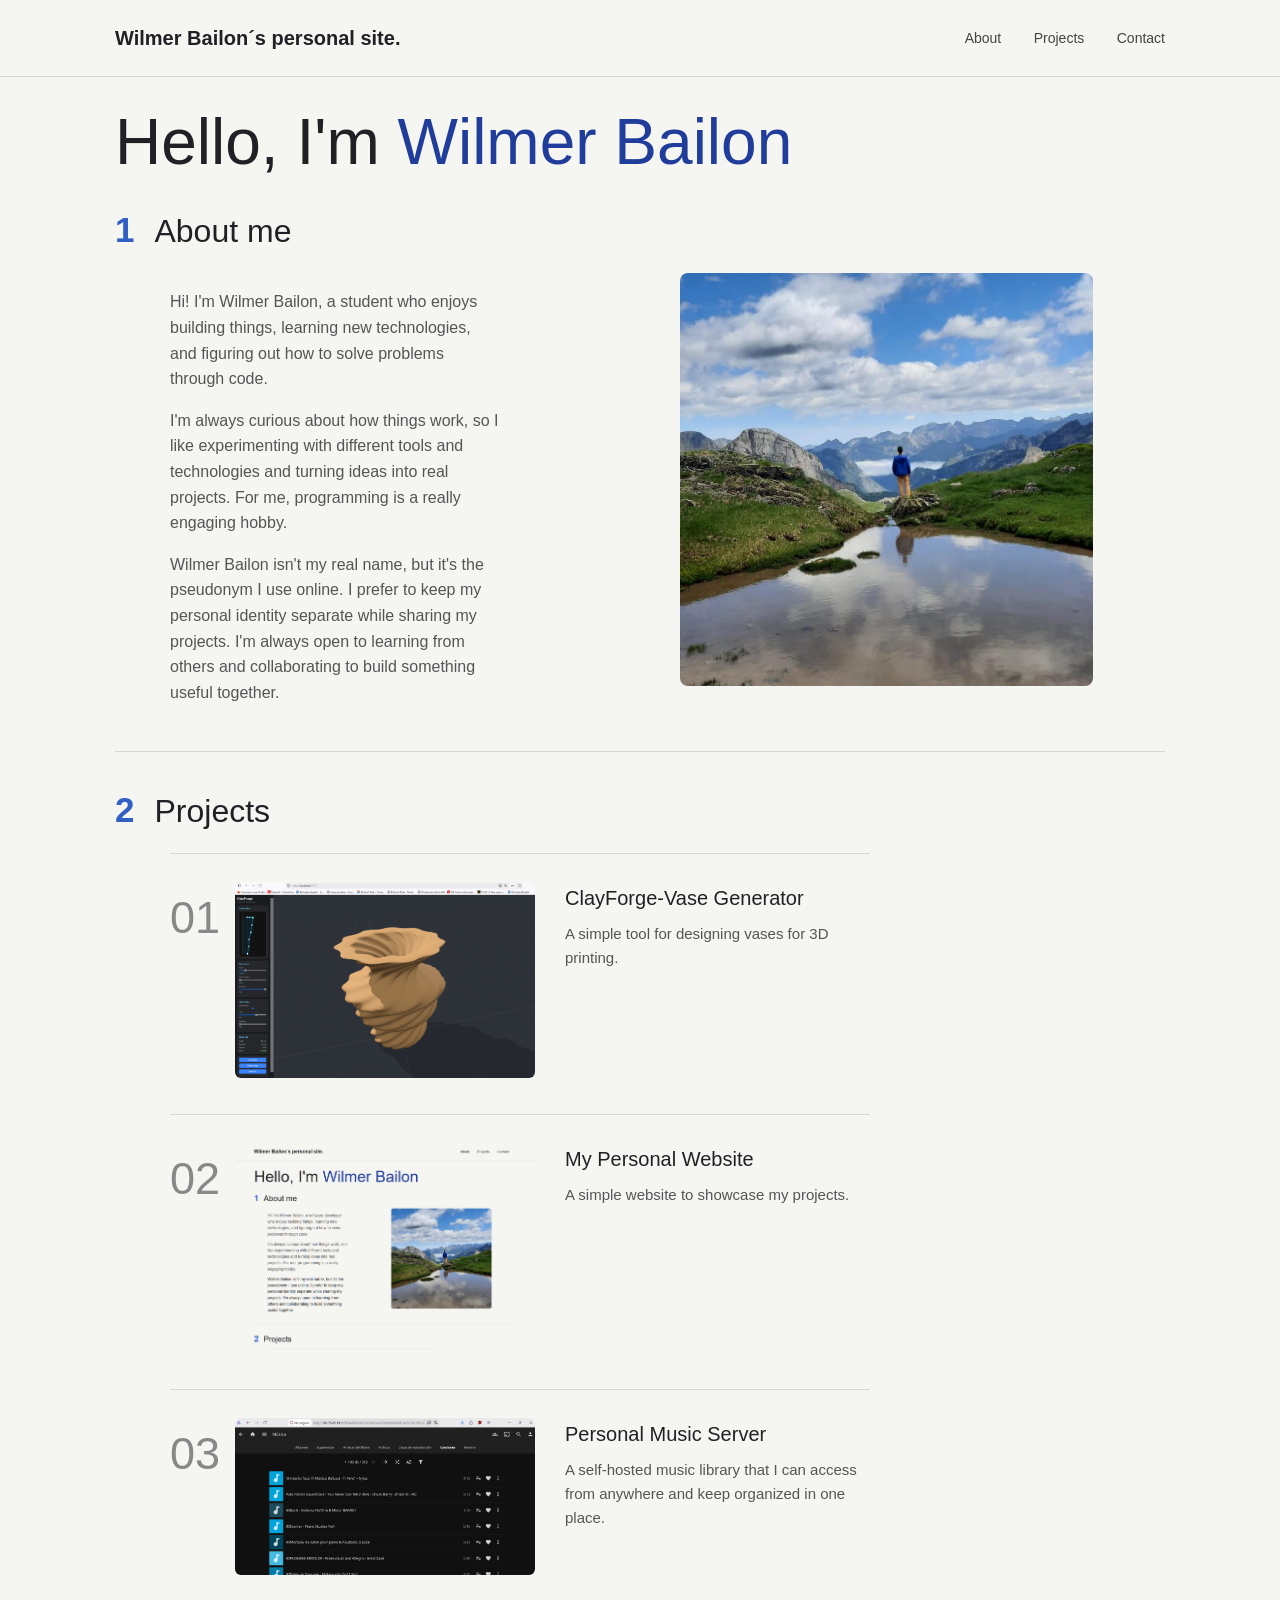
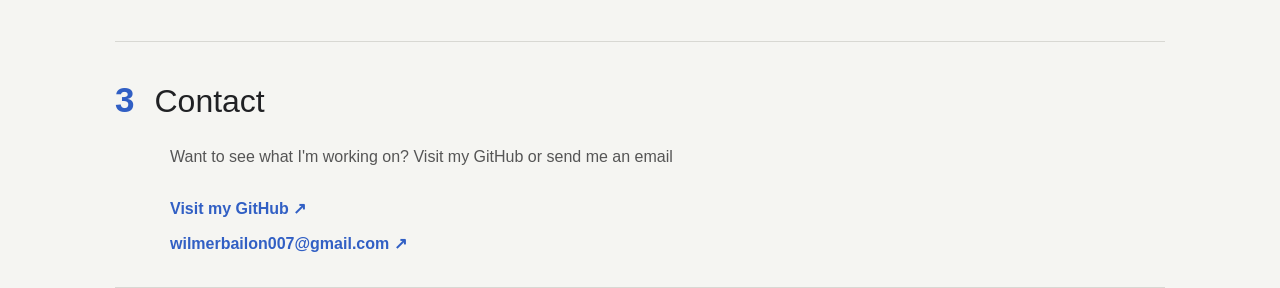
<file: index.html>
<!DOCTYPE html>
<html lang="en">

<head>
    <meta charset="UTF-8">
    <meta name="viewport" content="width=device-width, initial-scale=1.0">

    <title>Wilmer Bailon</title>

    <link rel="stylesheet" href="style.css">
</head>

<body>

    <header>
        <div class="header-content">

            <a class="logo" href="#">Wilmer Bailon´s personal site.</a>

            <nav>
                <a href="#about">About</a>
                <a href="#projects">Projects</a>
                <a href="#contact">Contact</a>
            </nav>

        </div>
    </header>


    <main>

        <section id="about">
            <h1 class="about-title">Hello, I'm <span>Wilmer Bailon</span></h1>
            <div class="section-heading">
                <span>1</span>
                <h2>About me</h2>
            </div>

            <div class="section-content about-layout">
                <div class="about-image">
                    <img src="images/Aboutme1.png" alt="Wilmer Bailon">
                </div>
                <div class="about-text">
                    <p>
                        Hi! I'm Wilmer Bailon, a student who enjoys building things, learning new technologies, and figuring out how to solve problems through code.                   
                    </p>
                    <p>
                        I'm always curious about how things work, so I like experimenting with different tools and technologies and turning ideas into real projects. For me, programming is a really engaging hobby.
                    </p>
                    <p>
                        Wilmer Bailon isn't my real name, but it's the pseudonym I use online. I prefer to keep my personal identity separate while sharing my projects. I'm always open to learning from others and collaborating to build something useful together.
                    </p>
                </div>
            </div>

        </section>


        <section id="projects">
            <div class="section-heading">
                <span>2</span>
                <h2>Projects</h2>
            </div>

            <div class="section-content">

                <a href="project-1.html" class="project-link" target="_blank">
                    <article class="project">

                        <div class="project-number">
                            01
                        </div>

                        <div class="project-image">
                            <img src="images/Clayforge-image2.png" alt="Personal Website">
                        </div>

                        <div class="project-info">

                            <h3>ClayForge-Vase Generator</h3>

                            <p>
                                A simple tool for designing vases for 3D printing.
                            </p>
                        </div>

                    </article>
                </a>

                <a href="project-2.html" class="project-link" target="_blank">
                    <article class="project">

                        <div class="project-number">
                            02
                        </div>

                        <div class="project-image">
                            <img src="images/Mypersonalwebsite.png" alt="Personal Website">
                        </div>

                        <div class="project-info">

                            <h3>My Personal Website</h3>

                            <p>
                                A simple website to showcase my projects.
                            </p>
                        
                        </div>

                    </article>
                </a>

                <a href="project-3.html" class="project-link" target="_blank">
                    <article class="project">

                        <div class="project-number">
                            03
                        </div>

                        <div class="project-image">
                            <img src="images/Servermusic.png" alt="Personal Music Server">
                        </div>

                        <div class="project-info">

                            <h3>Personal Music Server</h3>

                            <p>
                                A self-hosted music library that I can access from anywhere and keep organized in one place.
                            </p>

                        </div>

                    </article>
                </a>

            </div>

        </section>


        <section id="contact">

            <div class="section-heading">
                <span>3</span>
                <h2>Contact</h2>
            </div>

            <div class="section-content contact-content">

                <p>
                    Want to see what I'm working on? Visit my GitHub or send me an email 
                </p>
                <a class="github-link" href="https://github.com/w7714218-sys/" target="_blank">
                    Visit my GitHub ↗
                </a>
                <br>
                <a class="email-link" href="mailto:wilmerbailon007@gmail.com">
                    wilmerbailon007@gmail.com ↗
                </a>

            </div>

        </section>

    </main>
</body>

</html>
</file>
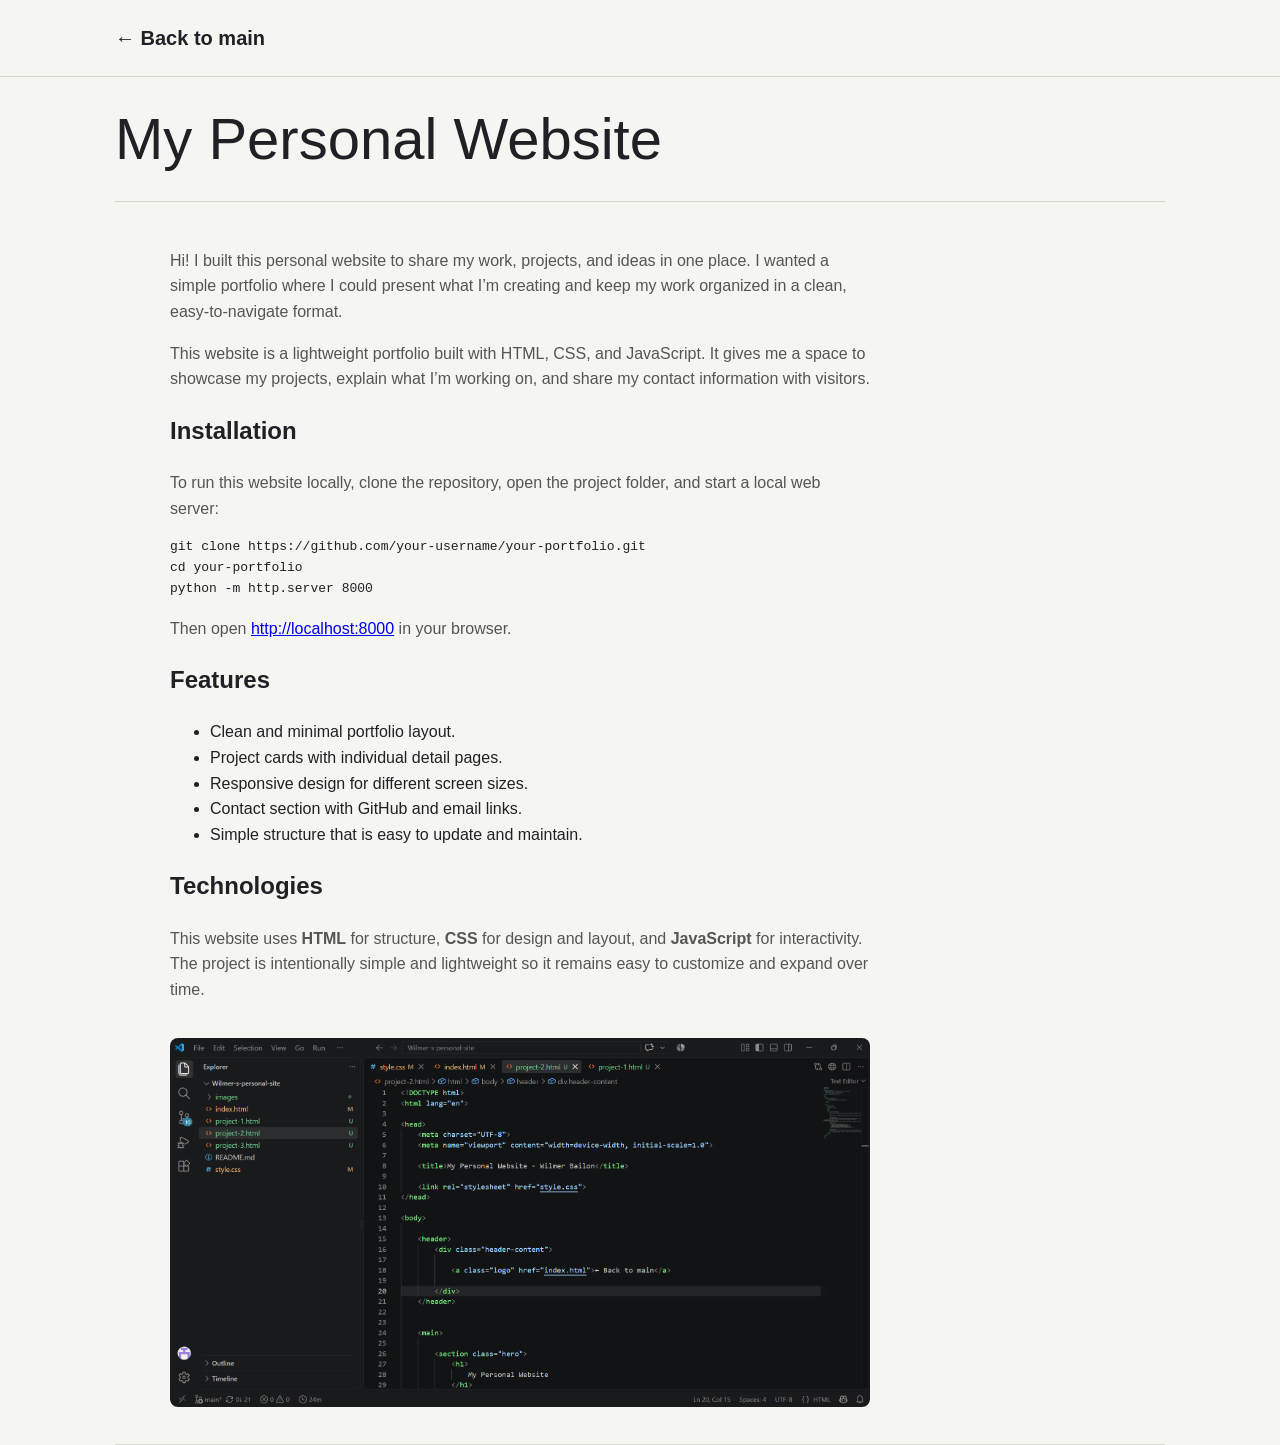
<file: project-2.html>
<!DOCTYPE html>
<html lang="en">

<head>
    <meta charset="UTF-8">
    <meta name="viewport" content="width=device-width, initial-scale=1.0">

    <title>My Personal Website - Wilmer Bailon</title>

    <link rel="stylesheet" href="style.css">
</head>

<body>

    <header>
        <div class="header-content">

            <a class="logo" href="index.html">← Back to main</a>

        </div>
    </header>


    <main>

        <section class="hero">
            <h1>
                My Personal Website
            </h1>
        </section>

        <section>

            <div class="section-content">
                <p>
                    Hi! I built this personal website to share my work, projects, and ideas in one place. I wanted a simple portfolio where I could present what I’m creating and keep my work organized in a clean, easy-to-navigate format.
                </p>
                <p>
                    This website is a lightweight portfolio built with HTML, CSS, and JavaScript. It gives me a space to showcase my projects, explain what I’m working on, and share my contact information with visitors.
                </p>

                <h2>Installation</h2>
                <p>To run this website locally, clone the repository, open the project folder, and start a local web server:</p>
                <pre><code>git clone https://github.com/your-username/your-portfolio.git
cd your-portfolio
python -m http.server 8000</code></pre>
                <p>Then open <a href="http://localhost:8000" target="_blank" rel="noopener noreferrer">http://localhost:8000</a> in your browser.</p>

                <h2>Features</h2>
                <ul>
                    <li>Clean and minimal portfolio layout.</li>
                    <li>Project cards with individual detail pages.</li>
                    <li>Responsive design for different screen sizes.</li>
                    <li>Contact section with GitHub and email links.</li>
                    <li>Simple structure that is easy to update and maintain.</li>
                </ul>

                <h2>Technologies</h2>
                <p>This website uses <strong>HTML</strong> for structure, <strong>CSS</strong> for design and layout, and <strong>JavaScript</strong> for interactivity. The project is intentionally simple and lightweight so it remains easy to customize and expand over time.</p>

                <img src="images/Code-MYpersonalwebsite.png" alt="Personal website preview" style="width: 100%; max-width: 800px; border-radius: 8px; margin-top: 20px;">
            </div>

        </section>

    </main>
</body>

</html>
</file>
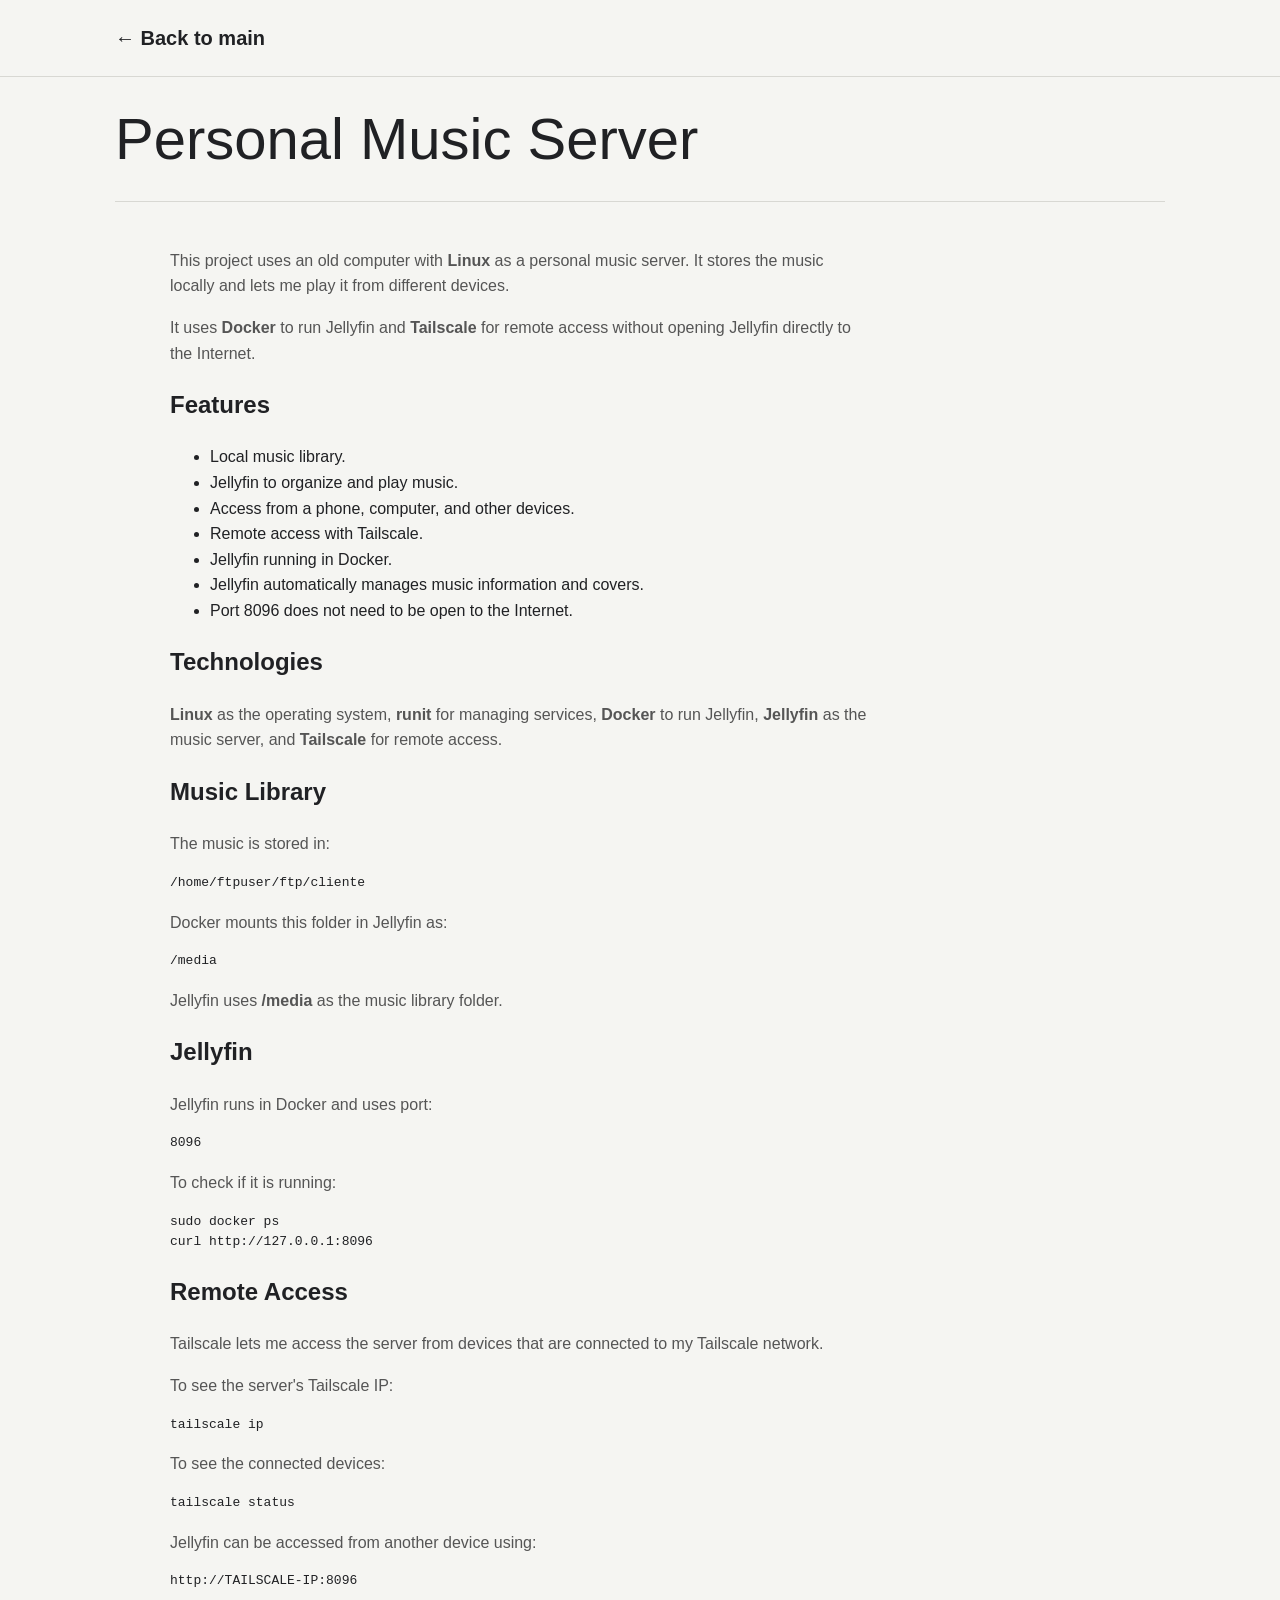
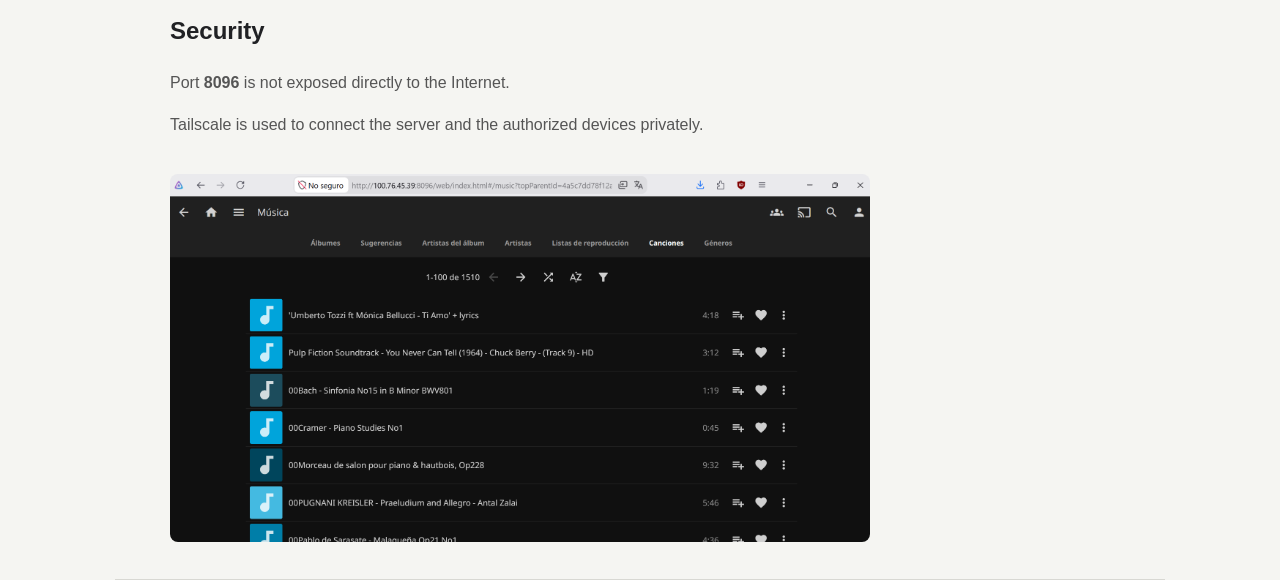
<file: project-3.html>
<!DOCTYPE html>
<html lang="en">

<head>
    <meta charset="UTF-8">
    <meta name="viewport" content="width=device-width, initial-scale=1.0">

    <title>Personal Music Server - Wilmer Bailon</title>

    <link rel="stylesheet" href="style.css">
</head>

<body>

    <header>
        <div class="header-content">

            <a class="logo" href="index.html">← Back to main</a>

        </div>
    </header>


    <main>

        <section class="hero">
            <h1>
                Personal Music Server
            </h1>
        </section>

        <section>

            <div class="section-content">
                <p>
                    This project uses an old computer with <strong>Linux</strong> as a personal music server. It stores the music locally and lets me play it from different devices.
                </p>
                <p>
                    It uses <strong>Docker</strong> to run Jellyfin and <strong>Tailscale</strong> for remote access without opening Jellyfin directly to the Internet.
                </p>

                <h2>Features</h2>
                <ul>
                    <li>Local music library.</li>
                    <li>Jellyfin to organize and play music.</li>
                    <li>Access from a phone, computer, and other devices.</li>
                    <li>Remote access with Tailscale.</li>
                    <li>Jellyfin running in Docker.</li>
                    <li>Jellyfin automatically manages music information and covers.</li>
                    <li>Port 8096 does not need to be open to the Internet.</li>
                </ul>

                <h2>Technologies</h2>
                <p>
                    <strong>Linux</strong> as the operating system, <strong>runit</strong> for managing services, <strong>Docker</strong> to run Jellyfin, <strong>Jellyfin</strong> as the music server, and <strong>Tailscale</strong> for remote access.
                </p>

                <h2>Music Library</h2>
                <p>
                    The music is stored in:
                </p>
                <pre><code>/home/ftpuser/ftp/cliente</code></pre>
                <p>
                    Docker mounts this folder in Jellyfin as:
                </p>
                <pre><code>/media</code></pre>
                <p>
                    Jellyfin uses <strong>/media</strong> as the music library folder.
                </p>

                <h2>Jellyfin</h2>
                <p>
                    Jellyfin runs in Docker and uses port:
                </p>
                <pre><code>8096</code></pre>
                <p>To check if it is running:</p>
                <pre><code>sudo docker ps
curl http://127.0.0.1:8096</code></pre>

                <h2>Remote Access</h2>
                <p>
                    Tailscale lets me access the server from devices that are connected to my Tailscale network.
                </p>
                <p>To see the server's Tailscale IP:</p>
                <pre><code>tailscale ip</code></pre>
                <p>To see the connected devices:</p>
                <pre><code>tailscale status</code></pre>
                <p>Jellyfin can be accessed from another device using:</p>
                <pre><code>http://TAILSCALE-IP:8096</code></pre>

                <h2>Security</h2>
                <p>
                    Port <strong>8096</strong> is not exposed directly to the Internet.
                </p>
                <p>
                    Tailscale is used to connect the server and the authorized devices privately.
                </p>

                <img src="images/Servermusic.png" alt="Music server preview" style="width: 100%; max-width: 800px; border-radius: 8px; margin-top: 20px;">
            </div>

        </section>

    </main>
</body>

</html>
</file>
<file: style.css>
body {
    margin: 0;
    background: #f5f5f2;
    color: #202124;
    font-family: Arial, sans-serif;
    line-height: 1.6;
}


/* Header */

header {
    border-bottom: 1px solid #d8d8d3;
}

.header-content {
    width: 88%;
    max-width: 1050px;
    margin: 0 auto;
    padding: 22px 0;
    display: flex;
    justify-content: space-between;
    align-items: center;
}

.logo {
    color: #202124;
    font-size: 20px;
    font-weight: bold;
    text-decoration: none;
}

nav a {
    margin-left: 28px;
    color: #444;
    font-size: 14px;
    text-decoration: none;
}

nav a:hover {
    color: #315fc4;
}


/* Main */

main {
    width: 88%;
    max-width: 1050px;
    margin: 0 auto;
}


/* Hero */

.hero {
    padding: 30px 0;
    border-bottom: 1px solid #d8d8d3;
}

.intro-label {
    margin: 0 0 20px 0;
    color: #315fc4;
    font-size: 12px;
    font-weight: bold;
    letter-spacing: 2px;
}

.hero h1 {
    max-width: 800px;
    margin: 0;
    font-size: 58px;
    line-height: 1.1;
    font-weight: normal;
}

.hero h1 span {
    color: #315fc4;
}

.hero-text {
    max-width: 560px;
    margin: 25px 0;
    color: #666;
    font-size: 19px;
}

.hero-link {
    display: inline-block;
    margin-top: 15px;
    color: #202124;
    font-size: 14px;
    font-weight: bold;
    text-decoration: none;
    border-bottom: 1px solid #202124;
}

.hero-link:hover {
    color: #315fc4;
    border-color: #315fc4;
}


/* Sections */

section:not(.hero) {
    padding: 30px 0;
    border-bottom: 1px solid #d8d8d3;
}

.section-heading {
    display: flex;
    align-items: baseline;
    gap: 20px;
    margin-bottom: 15px;
}

.section-heading span {
    color: #315fc4;
    font-size: 35px;
    font-weight: bold;
}

.section-heading h2 {
    margin: 0;
    font-size: 32px;
    font-weight: normal;
}

.section-content {
    margin-left: 55px;
    max-width: 700px;
}

/* About Layout */

.about-layout {
    display: flex;
    gap: 40px;
    align-items: flex-start;
    flex-direction: row-reverse;
}

.about-title {
    margin: 0 0 25px 0;
    color: #202124;
    font-size: 64px;
    font-weight: normal;
    line-height: 1.1;
}

.about-title span {
    color: #203d9b;
}

.about-image {
    flex-shrink: 0;
    width: 330px;
    transform: translateX(140px);
}

.about-image img {
    width: 125%;
    height: auto;
    border-radius: 8px;
    object-fit: cover;
}

.about-text {
    flex: 2;
}

.section-content p {
    color: #555;
    font-size: 16px;
}


/* Projects */

.project {
    display: flex;
    gap: 30px;
    padding: 28px 0;
    border-top: 1px solid #d8d8d3;
}

.project-number {
    width: 35px;
    color: #888;
    font-size: 45px;
}

.project-image {
    flex-shrink: 0;
    width: 300px;
}

.project-image img {
    width: 100%;
    height: auto;
    border-radius: 6px;
    object-fit: cover;
}

.project-info {
    flex: 1;
}

.project-info h3 {
    margin: 0 0 8px 0;
    font-size: 20px;
    font-weight: normal;
}

.project-info p {
    margin: 0 0 15px 0;
    font-size: 15px;
}


/* Contact */

.github-link {
    display: inline-block;

    margin-top: 10px;

    color: #315fc4;
    font-weight: bold;
    text-decoration: none;
}

.github-link:hover {
    text-decoration: underline;
}

.email-link {
    display: inline-block;
    margin-top: 10px;

    color: #315fc4;
    font-weight: bold;
    text-decoration: none;
}

.email-link:hover {
    text-decoration: underline;
}

.project-link {
    text-decoration: none;
    color: inherit;
}


/* Mobile */

@media (max-width: 650px) {

    .header-content {
        width: 90%;
    }

    nav a {
        margin-left: 15px;
    }

    main {
        width: 90%;
    }

    section:not(.hero) {
        padding: 60px 0;
    }

    .section-heading h2 {
        font-size: 28px;
    }

    .section-content {
        margin-left: 0;
    }

    .about-layout {
        flex-direction: column;
        gap: 20px;
    }

    .about-image {
        width: 100%;
    }

    .project {
        flex-direction: column;
        gap: 15px;
    }

    .project-image {
        width: 100%;
    }
}
</file>
